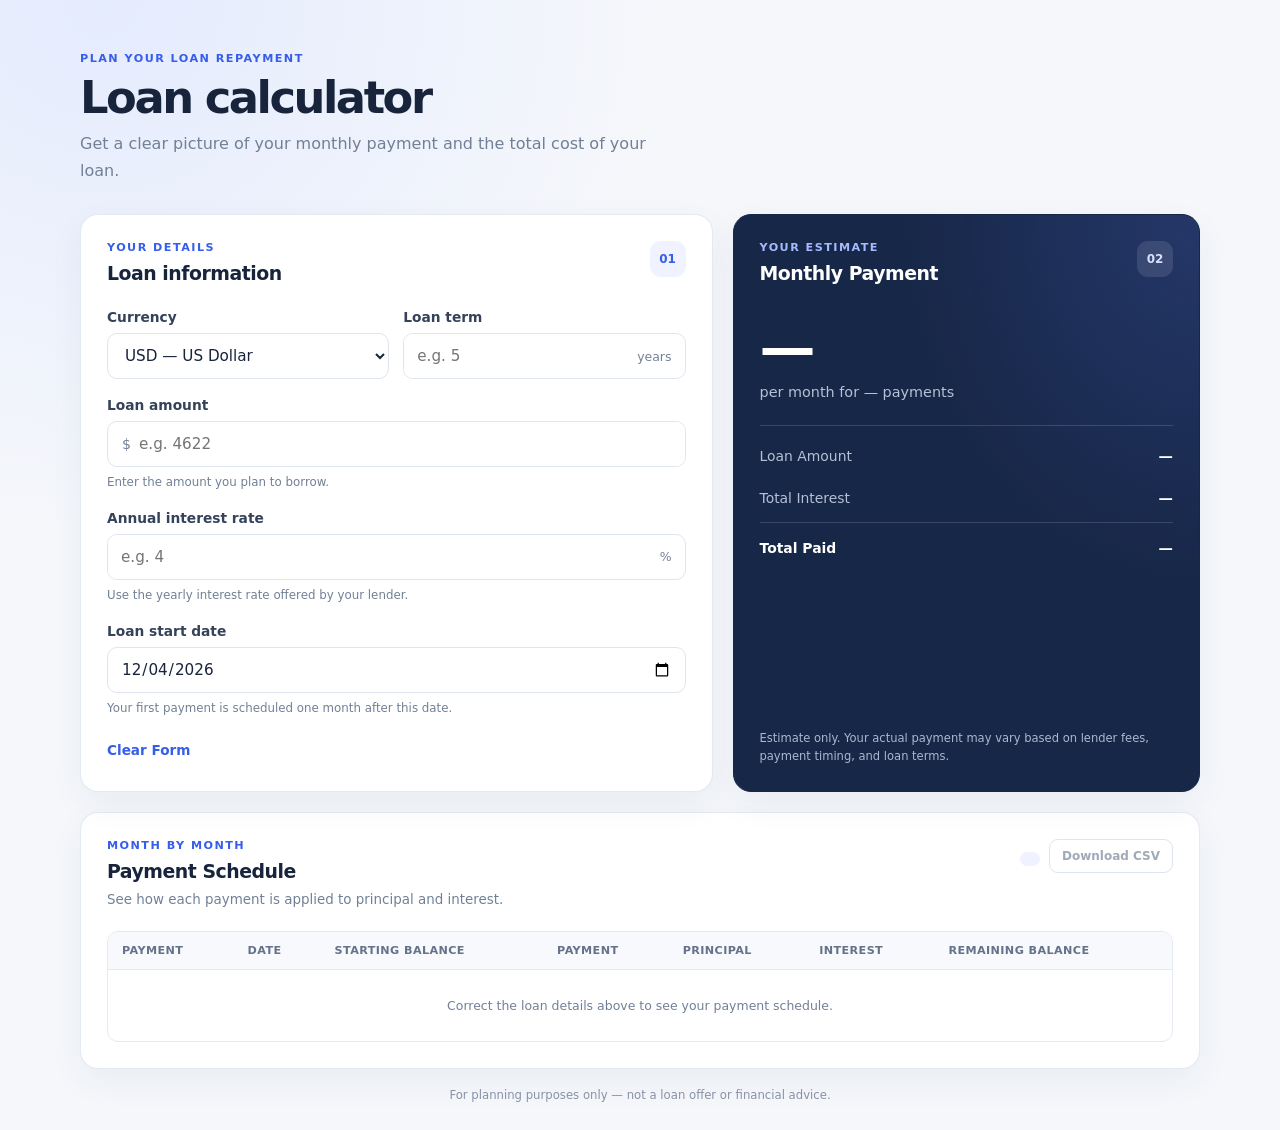
<file: index.html>
<!doctype html>
<html lang="en">
<head>
    <meta charset="UTF-8">
    <meta name="viewport" content="width=device-width, initial-scale=1">
    <meta name="theme-color" content="#f5f7fb">
    <title>Loan Calculator</title>
    <link rel="stylesheet" href="project%201/loan.css">
    <script src="project%201/loan.js" defer></script>
</head>
<body>
    <main class="app-shell">
        <header class="page-header">
            <p class="eyebrow">PLAN YOUR LOAN REPAYMENT</p>
            <h1>Loan calculator</h1>
            <p class="intro">Get a clear picture of your monthly payment and the total cost of your loan.</p>
        </header>

        <div class="calculator-layout">
            <section class="panel input-panel" aria-labelledby="details-title">
                <div class="section-heading">
                    <div>
                        <p class="eyebrow">YOUR DETAILS</p>
                        <h2 id="details-title">Loan information</h2>
                    </div>
                    <span class="step-badge" aria-hidden="true">01</span>
                </div>

                <form id="loan-form" novalidate>
                    <div class="field-row">
                        <div class="field">
                            <label for="cur">Currency</label>
                            <select id="cur" name="currency" autocomplete="off"></select>
                        </div>
                        <div class="field">
                            <label for="yrs">Loan term</label>
                            <div class="input-with-suffix">
                                <input id="yrs" name="years" type="number" min="1" max="50" step="1" placeholder="e.g. 5" inputmode="numeric" required>
                                <span>years</span>
                            </div>
                        </div>
                    </div>
                    <div class="field">
                        <label for="amt">Loan amount</label>
                        <div class="input-with-prefix">
                            <span id="currency-symbol" aria-hidden="true">$</span>
                            <input id="amt" name="amount" type="number" min="0.01" step="0.01" placeholder="e.g. 4622" inputmode="decimal" required>
                        </div>
                        <small>Enter the amount you plan to borrow.</small>
                    </div>

                    <div class="field">
                        <label for="rate">Annual interest rate</label>
                        <div class="input-with-suffix">
                            <input id="rate" name="rate" type="number" min="0" max="100" step="0.01" placeholder="e.g. 4" inputmode="decimal" required>
                            <span aria-hidden="true">%</span>
                        </div>
                        <small>Use the yearly interest rate offered by your lender.</small>
                    </div>

                    <div class="field">
                        <label for="start">Loan start date</label>
                        <input id="start" name="startDate" type="date" required>
                        <small>Your first payment is scheduled one month after this date.</small>
                    </div>

                    <p id="form-error" class="form-error" role="alert" hidden></p>
                    <button class="reset-button" type="reset">Clear Form</button>
                </form>
            </section>

            <section class="panel results-panel" aria-labelledby="summary-title" aria-live="polite">
                <div class="section-heading">
                    <div>
                        <p class="eyebrow">YOUR ESTIMATE</p>
                        <h2 id="summary-title">Monthly Payment</h2>
                    </div>
                    <span class="step-badge result-badge" aria-hidden="true">02</span>
                </div>

                <p id="pmt" class="monthly-payment">—</p>
                <p class="payment-caption">per month for <span id="n">—</span> payments</p>

                <div class="summary-divider"></div>
                <dl class="summary-list">
                    <div>
                        <dt>Loan Amount</dt>
                        <dd id="principal-summary">—</dd>
                    </div>
                    <div>
                        <dt>Total Interest</dt>
                        <dd id="tint">—</dd>
                    </div>
                    <div class="total-row">
                        <dt>Total Paid</dt>
                        <dd id="tcost">—</dd>
                    </div>
                </dl>
                <p class="estimate-note">Estimate only. Your actual payment may vary based on lender fees, payment timing, and loan terms.</p>
            </section>
        </div>

        <section class="panel schedule-panel" aria-labelledby="schedule-title">
            <div class="schedule-heading">
                <div>
                    <p class="eyebrow">MONTH BY MONTH</p>
                    <h2 id="schedule-title">Payment Schedule</h2>
                    <p class="schedule-description">See how each payment is applied to principal and interest.</p>
                </div>
                <div class="schedule-actions">
                    <span id="schedule-count" class="schedule-count"></span>
                    <button id="download-schedule" class="download-button" type="button" disabled>Download CSV</button>
                </div>
            </div>
            <div class="table-scroll">
                <table>
                    <caption class="visually-hidden">Monthly loan repayment schedule</caption>
                    <thead>
                        <tr>
                            <th scope="col">Payment</th>
                            <th scope="col">Date</th>
                            <th scope="col">Starting Balance</th>
                            <th scope="col">Payment</th>
                            <th scope="col">Principal</th>
                            <th scope="col">Interest</th>
                            <th scope="col">Remaining Balance</th>
                        </tr>
                    </thead>
                    <tbody id="rows">
                        <tr>
                            <td class="empty-state" colspan="7">Enter valid loan details to see your payment schedule.</td>
                        </tr>
                    </tbody>
                </table>
            </div>
        </section>
        <footer class="page-footer">For planning purposes only — not a loan offer or financial advice.</footer>
    </main>
</body>
</html>
</file>
<file: project 1/loan.css>
:root {
    color-scheme: light;
    font-family: Inter, ui-sans-serif, system-ui, -apple-system, BlinkMacSystemFont, "Segoe UI", sans-serif;
    color: #17243b;
    font-synthesis: none;
    text-rendering: optimizeLegibility;
    -webkit-font-smoothing: antialiased;
    --ink: #17243b;
    --muted: #718096;
    --line: #e5eaf2;
    --blue: #365eea;
    --blue-dark: #2648c7;
}

* {
    box-sizing: border-box;
}

body {
    min-width: 319px;
    min-height: 100vh;
    margin: 0;
    background:
        radial-gradient(ellipse at 8% 0%, rgba(218, 228, 255, 0.62), transparent 34rem),
        #f5f7fb;
}

button,
input,
select {
    font: inherit;
}

.app-shell {
    width: min(1120px, calc(100% - 40px));
    margin: 0 auto;
    padding: 52px 0 28px;
}

.page-header {
    margin: 0 0 30px;
}

.eyebrow {
    margin: 0 0 8px;
    color: var(--blue);
    font-size: 0.7rem;
    font-weight: 800;
    letter-spacing: 0.13em;
}

h1,
h2,
p {
    margin-top: 0;
}

h1 {
    margin-bottom: 9px;
    color: var(--ink);
    font-size: clamp(2rem, 5vw, 2.8rem);
    letter-spacing: -0.055em;
    line-height: 1.1;
}

h2 {
    margin: 0;
    font-size: 1.18rem;
    letter-spacing: -0.025em;
}

.intro {
    max-width: 590px;
    margin: 0;
    color: var(--muted);
    font-size: 1rem;
    line-height: 1.65;
}

.calculator-layout {
    display: grid;
    grid-template-columns: minmax(0, 1.15fr) minmax(300px, 0.85fr);
    gap: 20px;
    align-items: stretch;
}

.panel {
    border: 1px solid rgba(226, 232, 241, 0.9);
    border-radius: 18px;
    background: #fff;
    box-shadow: 0 12px 35px rgba(34, 52, 86, 0.055);
}

.input-panel,
.results-panel {
    padding: 26px;
}

.section-heading,
.schedule-heading {
    display: flex;
    align-items: flex-start;
    justify-content: space-between;
    gap: 16px;
}

.section-heading {
    margin-bottom: 25px;
}

.step-badge {
    display: grid;
    width: 36px;
    height: 36px;
    flex: 0 0 auto;
    place-items: center;
    border-radius: 11px;
    background: #f0f3ff;
    color: var(--blue);
    font-size: 0.75rem;
    font-weight: 800;
}

.field {
    min-width: 0;
    margin-bottom: 18px;
}

.field label {
    display: block;
    margin-bottom: 8px;
    color: #34425a;
    font-size: 0.86rem;
    font-weight: 700;
}

.field small {
    display: block;
    margin-top: 7px;
    color: var(--muted);
    font-size: 0.74rem;
    line-height: 1.5;
}

.field input,
.field select {
    width: 100%;
    height: 46px;
    border: 1px solid #dfe5ef;
    border-radius: 10px;
    outline: none;
    background: #fff;
    color: var(--ink);
    font-size: 0.95rem;
    transition: border-color 150ms ease, box-shadow 150ms ease;
}

.field > input,
.field select {
    padding: 0 13px;
}

.field input:focus,
.field select:focus {
    border-color: #7890f3;
    box-shadow: 0 0 0 3px rgba(54, 94, 234, 0.13);
}

.input-with-prefix,
.input-with-suffix {
    display: flex;
    height: 46px;
    align-items: center;
    overflow: hidden;
    border: 1px solid #dfe5ef;
    border-radius: 10px;
    background: #fff;
    transition: border-color 150ms ease, box-shadow 150ms ease;
}

.input-with-prefix:focus-within,
.input-with-suffix:focus-within {
    border-color: #7890f3;
    box-shadow: 0 0 0 3px rgba(54, 94, 234, 0.13);
}

.input-with-prefix > span,
.input-with-suffix > span {
    flex: 0 0 auto;
    color: #738098;
    font-size: 0.88rem;
}

.input-with-prefix > span {
    padding-left: 14px;
}

.input-with-suffix > span {
    padding: 0 13px 0 6px;
    font-size: 0.78rem;
}

.input-with-prefix input,
.input-with-suffix input {
    min-width: 0;
    height: 100%;
    border: 0;
    border-radius: 0;
    box-shadow: none !important;
}

.input-with-prefix input {
    padding: 0 13px 0 8px;
}

.input-with-suffix input {
    padding: 0 8px 0 13px;
}

.field-row {
    display: grid;
    grid-template-columns: minmax(0, 1fr) minmax(0, 1fr);
    gap: 14px;
}

.reset-button {
    padding: 7px 0;
    border: 0;
    background: transparent;
    color: var(--blue);
    cursor: pointer;
    font-size: 0.85rem;
    font-weight: 700;
}

.reset-button:hover {
    color: var(--blue-dark);
    text-decoration: underline;
}

.reset-button:focus-visible {
    outline: 3px solid rgba(54, 94, 234, 0.25);
    outline-offset: 3px;
    border-radius: 3px;
}

.form-error {
    margin: -2px 0 12px;
    color: #b42318;
    font-size: 0.82rem;
    line-height: 1.5;
}

.results-panel {
    display: flex;
    flex-direction: column;
    background:
        radial-gradient(ellipse at 100% 0%, rgba(98, 129, 255, 0.18), transparent 45%),
        #172748;
    border-color: #172748;
    color: #fff;
}

.results-panel .eyebrow {
    color: #a7b9ff;
}

.results-panel h2 {
    color: #fff;
}

.result-badge {
    background: rgba(255, 255, 255, 0.11);
    color: #d7dfff;
}

.monthly-payment {
    margin: 8px 0 5px;
    color: #fff;
    font-size: clamp(2.4rem, 5vw, 3.5rem);
    font-weight: 750;
    letter-spacing: -0.06em;
    line-height: 1.1;
    overflow-wrap: anywhere;
}

.payment-caption {
    margin: 0;
    color: #b5c1d7;
    font-size: 0.9rem;
}

.summary-divider {
    height: 1px;
    margin: 25px 0 9px;
    background: rgba(225, 233, 255, 0.16);
}

.summary-list {
    margin: 0;
}

.summary-list > div {
    display: flex;
    justify-content: space-between;
    gap: 12px;
    padding: 13px 0;
}

.summary-list dt {
    color: #b5c1d7;
    font-size: 0.87rem;
}

.summary-list dd {
    margin: 0;
    color: #fff;
    font-size: 0.9rem;
    font-weight: 650;
    text-align: right;
}

.summary-list .total-row {
    margin-top: 3px;
    padding-top: 17px;
    border-top: 1px solid rgba(225, 233, 255, 0.16);
}

.summary-list .total-row dt,
.summary-list .total-row dd {
    color: #fff;
    font-weight: 750;
}

.estimate-note {
    margin: auto 0 0;
    padding-top: 24px;
    color: #aab8d1;
    font-size: 0.72rem;
    line-height: 1.55;
}

.schedule-panel {
    margin-top: 20px;
    padding: 26px;
}

.schedule-heading {
    margin-bottom: 20px;
}

.schedule-description {
    margin: 8px 0 0;
    color: var(--muted);
    font-size: 0.84rem;
    line-height: 1.5;
}

.schedule-count {
    flex: 0 0 auto;
    margin-top: 5px;
    padding: 7px 10px;
    border-radius: 999px;
    background: #f0f3ff;
    color: #415dd2;
    font-size: 0.72rem;
    font-weight: 700;
}

.schedule-actions {
    display: flex;
    flex: 0 0 auto;
    align-items: center;
    gap: 9px;
}

.download-button {
    min-height: 34px;
    padding: 0 12px;
    border: 1px solid #dfe5ef;
    border-radius: 9px;
    background: #fff;
    color: #34425a;
    cursor: pointer;
    font-size: 0.75rem;
    font-weight: 700;
    transition: background-color 150ms ease, border-color 150ms ease, color 150ms ease;
}

.download-button:hover:not(:disabled) {
    border-color: #b7c5ff;
    background: #f5f7ff;
    color: var(--blue-dark);
}

.download-button:focus-visible {
    outline: 3px solid rgba(54, 94, 234, 0.22);
    outline-offset: 2px;
}

.download-button:disabled {
    color: #a0a9b8;
    cursor: not-allowed;
}

.table-scroll {
    overflow-x: auto;
    border: 1px solid var(--line);
    border-radius: 11px;
}

table {
    width: 100%;
    min-width: 800px;
    border-collapse: collapse;
    text-align: left;
}

th,
td {
    padding: 12px 14px;
    border-bottom: 1px solid var(--line);
    font-size: 0.78rem;
    white-space: nowrap;
}

th {
    background: #f7f9fc;
    color: #65728a;
    font-size: 0.7rem;
    font-weight: 750;
    letter-spacing: 0.035em;
    text-transform: uppercase;
}

td {
    color: #3e4b61;
    font-variant-numeric: tabular-nums;
}

tbody tr:last-child td {
    border-bottom: 0;
}

tbody tr:nth-child(even) {
    background: #fbfcfe;
}

tbody tr:hover {
    background: #f1f5ff;
}

.empty-state {
    padding: 28px 16px;
    color: var(--muted);
    text-align: center;
    white-space: normal;
}

.visually-hidden {
    position: absolute;
    width: 1px;
    height: 1px;
    padding: 0;
    overflow: hidden;
    clip: rect(0, 0, 0, 0);
    white-space: nowrap;
    clip-path: inset(50%);
}

.page-footer {
    padding: 19px 4px 0;
    color: #8792a5;
    font-size: 0.73rem;
    text-align: center;
}

@media (max-width: 760px) {
    .app-shell {
        width: min(100% - 28px, 560px);
        padding-top: 34px;
    }

    .calculator-layout {
        grid-template-columns: 1fr;
        gap: 14px;
    }

    .input-panel,
    .results-panel,
    .schedule-panel {
        padding: 21px;
    }

    .schedule-panel {
        margin-top: 14px;
    }

    .results-panel {
        min-height: 340px;
    }
}

@media (max-width: 420px) {
    .field-row {
        grid-template-columns: 1fr;
        gap: 0;
    }

    .schedule-heading {
        display: block;
    }

    .schedule-actions {
        margin-top: 13px;
    }

    .schedule-actions .schedule-count {
        margin-top: 0;
    }
}

@media (prefers-reduced-motion: reduce) {
    *,
    *::before,
    *::after {
        scroll-behavior: auto !important;
        transition-duration: 0.01ms !important;
    }
}
</file>
